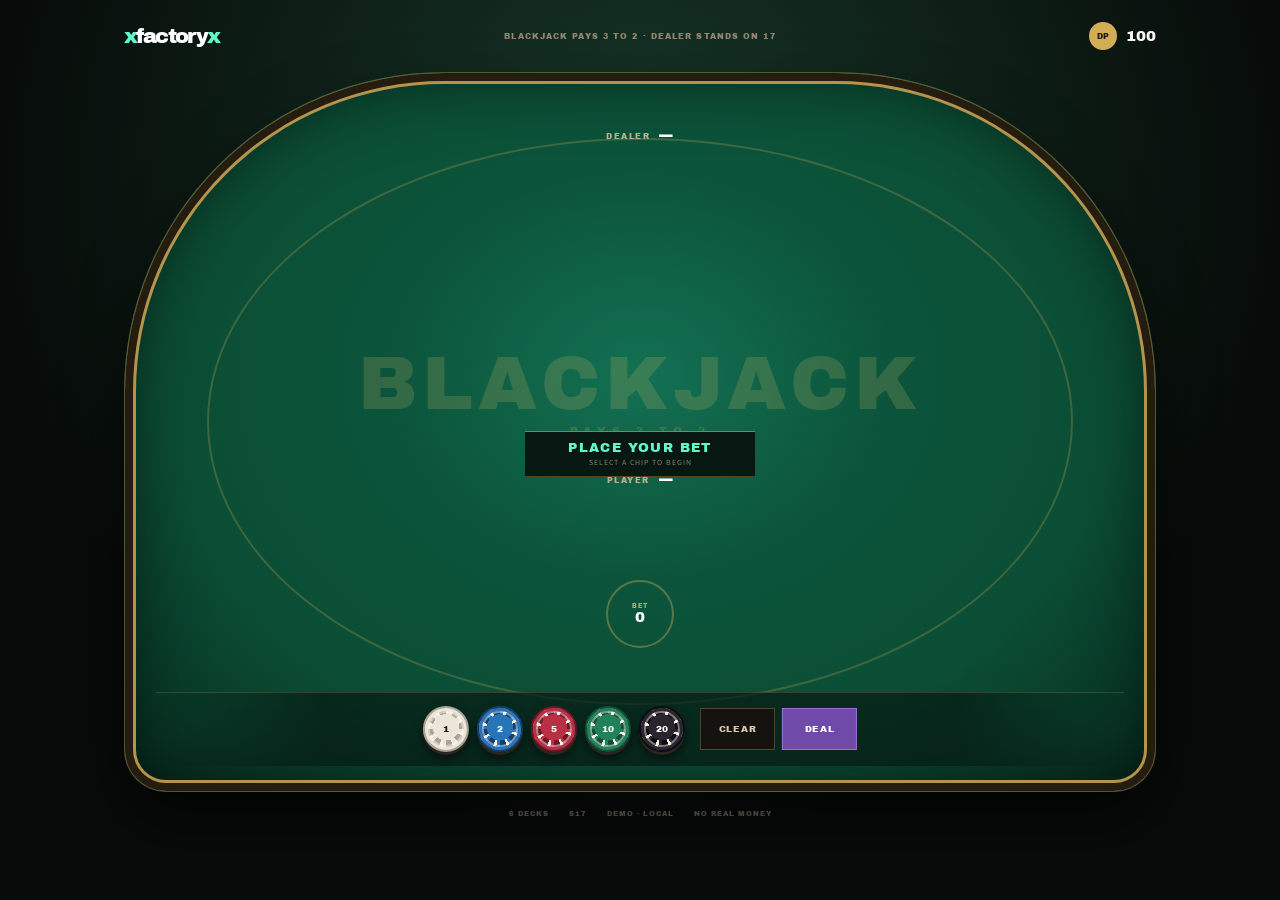
<file: games/blackjack/index.html>
<!doctype html>
<html lang="en">
<head>
  <meta charset="utf-8">
  <meta name="viewport" content="width=device-width,initial-scale=1">
  <meta name="description" content="Play free blackjack online in a fast local demo. Six decks, dealer stands on soft 17, and blackjack pays 3 to 2.">
  <meta name="robots" content="index,follow,max-image-preview:large">
  <meta name="theme-color" content="#071810">
  <link rel="icon" href="/favicon.svg" type="image/svg+xml" sizes="any">
  <link rel="canonical" href="https://xfactoryx.com/games/blackjack/">
  <meta property="og:type" content="website">
  <meta property="og:site_name" content="xfactoryx">
  <meta property="og:title" content="Free Blackjack Demo · xfactoryx">
  <meta property="og:description" content="Play free blackjack online with 100 DP. No real money required.">
  <meta property="og:url" content="https://xfactoryx.com/games/blackjack/">
  <title>Free Blackjack Demo · xfactoryx</title>
  <link rel="preconnect" href="https://fonts.googleapis.com">
  <link rel="preconnect" href="https://fonts.gstatic.com" crossorigin>
  <link href="https://fonts.googleapis.com/css2?family=Archivo+Black&family=Noto+Sans+KR:wght@400;600;700;800&display=swap" rel="stylesheet">
  <link rel="stylesheet" href="blackjack.css?v=2">
</head>
<body>
  <main class="table-shell">
    <header class="topbar">
      <a class="brand" href="../../"><span>x</span>factory<span>x</span></a>
      <div class="rules">BLACKJACK PAYS 3 TO 2 · DEALER STANDS ON 17</div>
      <div class="wallet"><span>DP</span><b id="balance">100</b></div>
    </header>

    <section class="table" aria-label="Blackjack table">
      <div class="table-copy">
        <strong>BLACKJACK</strong>
        <span>PAYS 3 TO 2</span>
      </div>

      <section class="hand dealer-hand" aria-label="Dealer hand">
        <div class="hand-label"><span>DEALER</span><b id="dealerScore">—</b></div>
        <div class="cards" id="dealerCards"></div>
      </section>

      <div class="status" id="status" role="status">
        <strong>PLACE YOUR BET</strong>
        <span>SELECT A CHIP TO BEGIN</span>
      </div>

      <section class="hand player-hand" aria-label="Player hand">
        <div class="hand-label"><span>PLAYER</span><b id="playerScore">—</b></div>
        <div class="cards" id="playerCards"></div>
        <div class="bet-spot" id="betSpot"><span>BET</span><b id="betValue">0</b></div>
      </section>

      <section class="controls">
      <div class="chips" id="chips" aria-label="Bet chips">
        <button data-chip="1">1</button><button data-chip="2">2</button><button data-chip="5">5</button><button data-chip="10">10</button><button data-chip="20">20</button>
      </div>
      <div class="bet-actions" id="betActions">
        <button class="quiet" id="clearBet">CLEAR</button>
        <button class="primary" id="deal">DEAL</button>
      </div>
      <div class="play-actions" id="playActions" hidden>
        <button id="hit">HIT</button><button id="stand">STAND</button><button id="double">DOUBLE</button>
      </div>
      <button class="primary next" id="nextRound" hidden>NEW HAND</button>
      </section>
    </section>

    <footer><span>6 DECKS</span><span>S17</span><span>DEMO · LOCAL</span><span>NO REAL MONEY</span></footer>
  </main>
  <script type="module" src="../../js/analytics.js"></script>
  <script type="module" src="blackjack-game.js?v=2"></script>
</body>
</html>
</file>
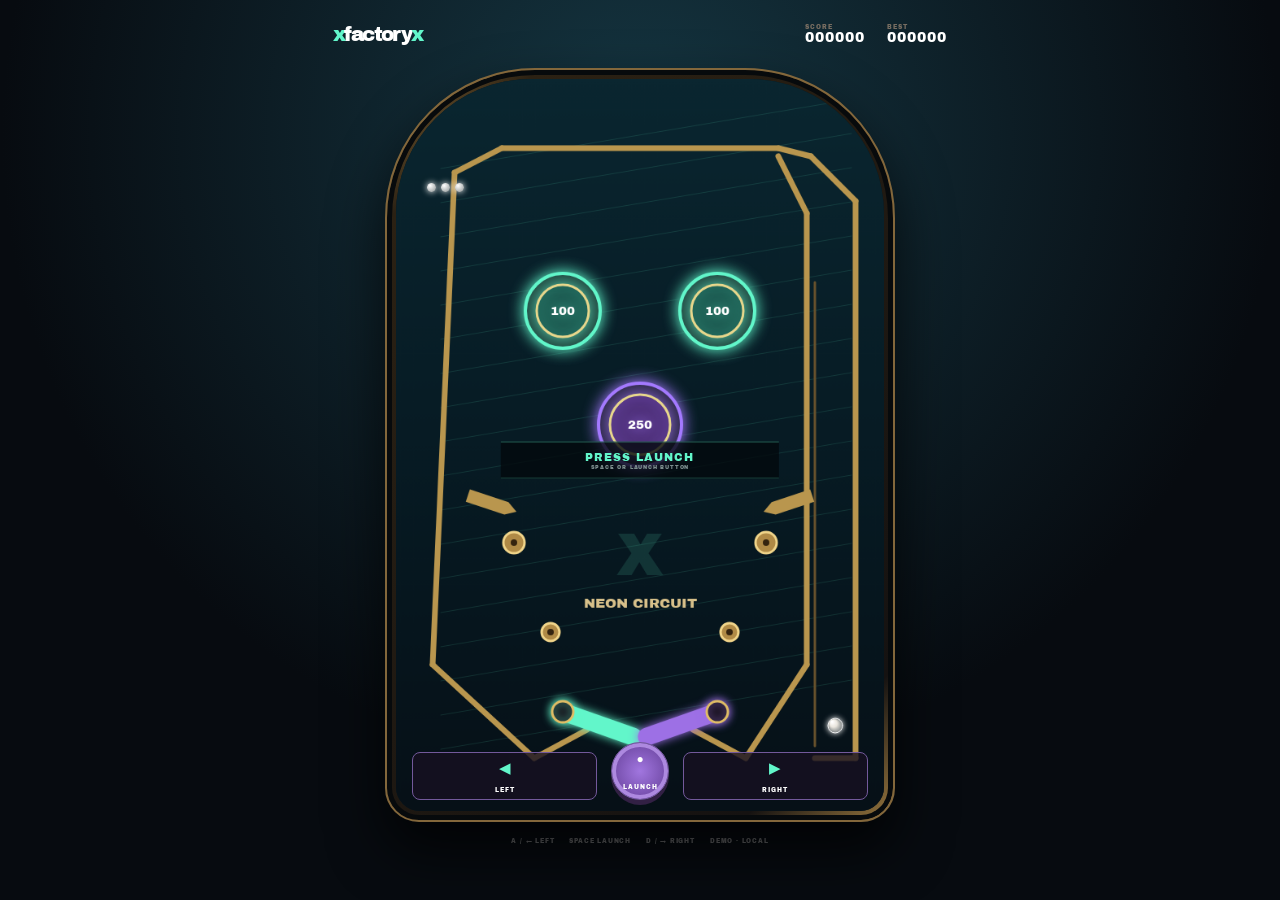
<file: games/pinball/index.html>
<!doctype html>
<html lang="en">
<head>
  <meta charset="UTF-8"><meta name="viewport" content="width=device-width,initial-scale=1">
  <title>Free Pinball Demo · xfactoryx</title>
  <meta name="description" content="Play a free physics pinball demo with three balls, responsive flippers and neon bumpers. No real money required.">
  <meta name="robots" content="index,follow,max-image-preview:large"><meta name="theme-color" content="#07141a">
  <link rel="icon" href="/favicon.svg" type="image/svg+xml" sizes="any"><link rel="canonical" href="https://xfactoryx.com/games/pinball/">
  <meta property="og:type" content="website"><meta property="og:site_name" content="xfactoryx"><meta property="og:title" content="Free Pinball Demo · xfactoryx"><meta property="og:url" content="https://xfactoryx.com/games/pinball/">
  <link href="https://fonts.googleapis.com/css2?family=Archivo+Black&family=Noto+Sans+KR:wght@400;600;700;800&display=swap" rel="stylesheet"><link rel="stylesheet" href="pinball.css?v=1">
</head>
<body>
  <main class="game-shell">
    <header><a class="brand" href="../../"><span>x</span>factory<span>x</span></a><div class="score"><span>SCORE</span><b id="score">000000</b></div><div class="score"><span>BEST</span><b id="best">000000</b></div></header>
    <section class="table-wrap">
      <canvas id="pinball" width="600" height="900" aria-label="Neon pinball table"></canvas>
      <div class="status" id="status"><strong>PRESS LAUNCH</strong><span>3 BALLS · LOCAL DEMO</span></div>
      <div class="balls" id="balls"><i></i><i></i><i></i></div>
      <div class="touch-controls">
        <button id="left" aria-label="Left flipper"><b>◀</b><span>LEFT</span></button>
        <button id="launch" class="launch" aria-label="Launch ball"><b>●</b><span>LAUNCH</span></button>
        <button id="right" aria-label="Right flipper"><b>▶</b><span>RIGHT</span></button>
      </div>
    </section>
    <footer><span>A / ← LEFT</span><span>SPACE LAUNCH</span><span>D / → RIGHT</span><span>DEMO · LOCAL</span></footer>
  </main>
  <script type="module" src="../../js/analytics.js"></script><script type="module" src="pinball-game.js?v=3"></script>
</body>
</html>
</file>
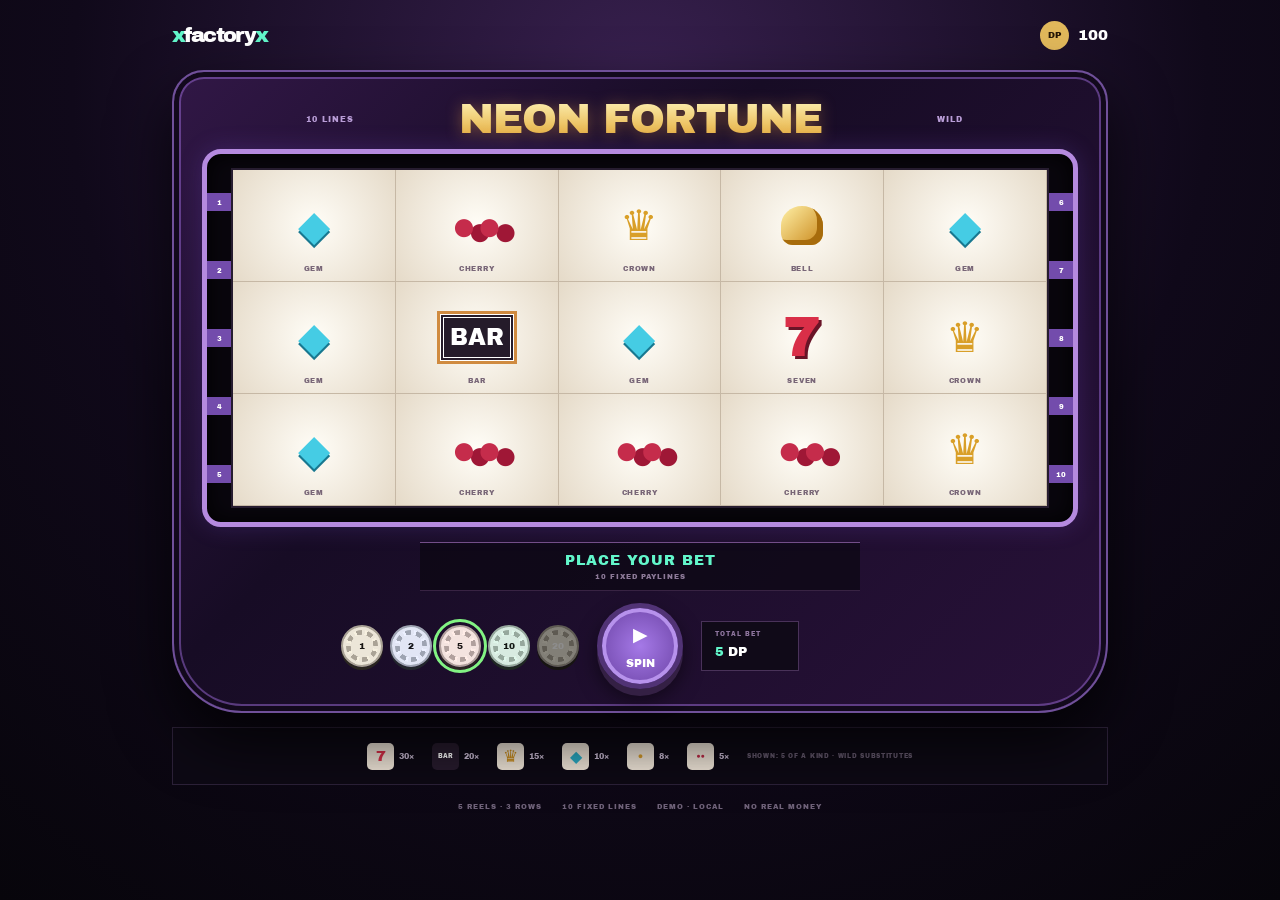
<file: games/slots/index.html>
<!doctype html>
<html lang="en">
<head>
  <meta charset="UTF-8">
  <meta name="viewport" content="width=device-width,initial-scale=1">
  <title>Free Slots Demo · xfactoryx</title>
  <meta name="description" content="Play a free five-reel slots demo with 10 fixed paylines, wild symbols and 100 DP. No real money required.">
  <meta name="robots" content="index,follow,max-image-preview:large">
  <meta name="theme-color" content="#12091d">
  <link rel="icon" href="/favicon.svg" type="image/svg+xml" sizes="any">
  <link rel="canonical" href="https://xfactoryx.com/games/slots/">
  <meta property="og:type" content="website"><meta property="og:site_name" content="xfactoryx">
  <meta property="og:title" content="Free Slots Demo · xfactoryx">
  <meta property="og:description" content="Five reels, 10 fixed paylines and 100 DP. No real money required.">
  <meta property="og:url" content="https://xfactoryx.com/games/slots/">
  <link href="https://fonts.googleapis.com/css2?family=Archivo+Black&family=Noto+Sans+KR:wght@400;600;700;800&display=swap" rel="stylesheet">
  <link rel="stylesheet" href="slots.css?v=1">
</head>
<body>
  <main class="machine">
    <header class="topbar">
      <a class="brand" href="../../"><span>x</span>factory<span>x</span></a>
      <div class="wallet"><span>DP</span><b id="balance">100</b></div>
    </header>

    <section class="cabinet" aria-label="Slots machine">
      <div class="marquee"><small>10 LINES</small><strong>NEON FORTUNE</strong><small>WILD</small></div>
      <div class="screen">
        <div class="line-numbers left"><i>1</i><i>2</i><i>3</i><i>4</i><i>5</i></div>
        <div class="reels" id="reels" aria-label="Five reel slot result"></div>
        <div class="line-numbers right"><i>6</i><i>7</i><i>8</i><i>9</i><i>10</i></div>
      </div>

      <div class="result" id="result" role="status"><strong>PLACE YOUR BET</strong><span>10 FIXED PAYLINES</span></div>
      <div class="controls">
        <div class="bet-select" id="betSelect" aria-label="Total bet">
          <button data-bet="1">1</button><button data-bet="2">2</button><button data-bet="5" class="active">5</button><button data-bet="10">10</button><button data-bet="20">20</button>
        </div>
        <button class="spin" id="spin"><span>▶</span><b>SPIN</b></button>
        <div class="meter"><span>TOTAL BET</span><b><i id="bet">5</i> DP</b></div>
      </div>
    </section>

    <section class="paytable" aria-label="Paytable">
      <div><i class="mini seven">7</i><b>30×</b></div><div><i class="mini bar">BAR</i><b>20×</b></div><div><i class="mini crown">♛</i><b>15×</b></div><div><i class="mini gem">◆</i><b>10×</b></div><div><i class="mini bell">●</i><b>8×</b></div><div><i class="mini cherry">●●</i><b>5×</b></div><small>SHOWN: 5 OF A KIND · WILD SUBSTITUTES</small>
    </section>
    <footer><span>5 REELS · 3 ROWS</span><span>10 FIXED LINES</span><span>DEMO · LOCAL</span><span>NO REAL MONEY</span></footer>
  </main>
  <script type="module" src="../../js/analytics.js"></script>
  <script type="module" src="slots-game.js?v=1"></script>
</body>
</html>
</file>
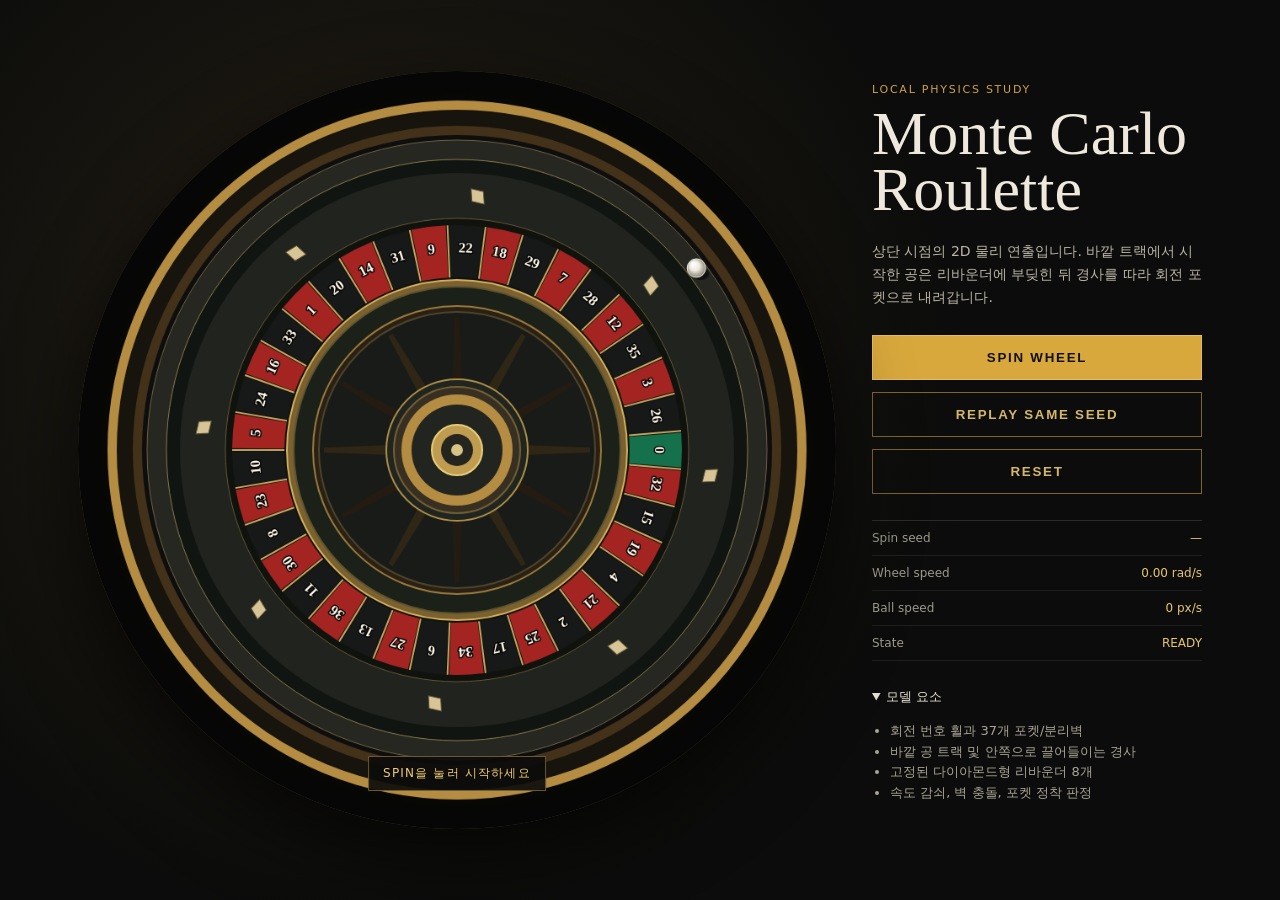
<file: games/roulette/prototype/index.html>
<!doctype html>
<html lang="ko">
<head>
  <meta charset="utf-8" />
  <meta name="viewport" content="width=device-width, initial-scale=1" />
  <title>Monte Carlo Roulette — 2D Physics Prototype</title>
  <link rel="stylesheet" href="style.css" />
</head>
<body>
  <main>
    <section class="stage" aria-label="룰렛 시뮬레이터">
      <canvas id="roulette" width="900" height="900"></canvas>
      <div class="result" id="result">SPIN을 눌러 시작하세요</div>
    </section>
    <aside class="panel">
      <p class="eyebrow">LOCAL PHYSICS STUDY</p>
      <h1>Monte Carlo<br>Roulette</h1>
      <p class="description">상단 시점의 2D 물리 연출입니다. 바깥 트랙에서 시작한 공은 리바운더에 부딪힌 뒤 경사를 따라 회전 포켓으로 내려갑니다.</p>
      <button id="spin">SPIN WHEEL</button>
      <button class="quiet" id="replay">REPLAY SAME SEED</button>
      <button class="quiet" id="reset">RESET</button>
      <dl>
        <div><dt>Spin seed</dt><dd id="seed">—</dd></div>
        <div><dt>Wheel speed</dt><dd id="wheelSpeed">—</dd></div>
        <div><dt>Ball speed</dt><dd id="ballSpeed">—</dd></div>
        <div><dt>State</dt><dd id="state">READY</dd></div>
      </dl>
      <details open>
        <summary>모델 요소</summary>
        <ul>
          <li>회전 번호 휠과 37개 포켓/분리벽</li>
          <li>바깥 공 트랙 및 안쪽으로 끌어들이는 경사</li>
          <li>고정된 다이아몬드형 리바운더 8개</li>
          <li>속도 감쇠, 벽 충돌, 포켓 정착 판정</li>
        </ul>
      </details>
    </aside>
  </main>
  <script type="module" src="roulette-page.js"></script>
</body>
</html>
</file>
<file: games/blackjack/blackjack.css>
:root{--felt:#0b4d35;--felt-dark:#06291d;--gold:#d2ad55;--mint:#62f6ca;--ink:#121014;--cream:#f4efe4;--red:#a62d42}*{box-sizing:border-box}body{margin:0;min-height:100vh;background:radial-gradient(circle at 50% 20%,#173729,#070b09 68%);color:#f6f3ed;font-family:'Noto Sans KR',sans-serif}.table-shell{width:min(100%,1080px);min-height:100vh;margin:auto;padding:0 24px 36px}.topbar{height:72px;display:grid;grid-template-columns:1fr auto 1fr;align-items:center}.brand{justify-self:start;color:#fff;text-decoration:none;font:21px 'Archivo Black';letter-spacing:-1.6px}.brand span{color:var(--mint)}.rules{color:#92866d;font:8px 'Archivo Black';letter-spacing:1.1px}.wallet{justify-self:end;display:flex;align-items:center;gap:9px}.wallet span{width:28px;height:28px;border-radius:50%;display:grid;place-items:center;background:var(--gold);color:#211a0d;font:8px 'Archivo Black'}.wallet b{font:15px 'Archivo Black'}.table{position:relative;height:min(70vw,680px);min-height:540px;overflow:hidden;border:1px solid #a8874166;border-radius:320px 320px 42px 42px;background:radial-gradient(ellipse at 50% 42%,#137052 0,#0b543b 35%,var(--felt) 66%,var(--felt-dark) 100%);box-shadow:inset 0 0 0 8px #251c10,inset 0 0 0 11px #b4934d,inset 0 0 70px #0009,0 30px 60px #0009}.table:before{content:"";position:absolute;inset:9% 8% 12%;border:2px solid #d2ad5540;border-radius:50%}.table-copy{position:absolute;left:50%;top:44%;transform:translate(-50%,-50%);display:grid;text-align:center;color:#d6b96733;pointer-events:none}.table-copy strong{font:clamp(34px,7vw,76px) 'Archivo Black';letter-spacing:5px}.table-copy span{font:11px 'Archivo Black';letter-spacing:6px}.hand{position:absolute;left:50%;transform:translateX(-50%);width:min(90%,720px);text-align:center}.dealer-hand{top:7%}.player-hand{bottom:8%}.hand-label{height:26px;display:flex;justify-content:center;align-items:center;gap:9px;color:#bfae8b;font:8px 'Archivo Black';letter-spacing:1.5px}.hand-label b{color:#fff;font-size:13px}.cards{height:154px;display:flex;justify-content:center;align-items:center;padding-left:38px}.card{position:relative;flex:0 0 94px;width:94px;height:136px;margin-left:-38px;border-radius:8px;background:linear-gradient(145deg,#fff,#e9e3d6);color:var(--ink);box-shadow:0 8px 15px #0008,0 0 0 1px #0002;transform:translateY(0) rotate(var(--tilt,0deg));animation:deal .28s ease-out both}.card.red{color:var(--red)}.card .corner{position:absolute;top:8px;left:9px;display:grid;font:bold 17px Georgia,serif;line-height:15px;text-align:center}.card .suit{display:grid;height:100%;place-items:center;font:50px Georgia,serif}.card.back{background:repeating-linear-gradient(45deg,#3c215d 0 5px,#6c48a4 5px 10px);border:5px solid #ece4d5;box-shadow:inset 0 0 0 2px #62f6ca88,0 8px 15px #0008}.card.back>*{display:none}@keyframes deal{from{opacity:0;transform:translate(120px,-70px) rotate(12deg)}to{opacity:1;transform:translateY(0) rotate(var(--tilt,0deg))}}.status{position:absolute;z-index:3;left:50%;top:53%;transform:translate(-50%,-50%);min-width:230px;padding:9px 22px;display:grid;text-align:center;background:#070b09d9;border-top:1px solid #9b7c3d;border-bottom:1px solid #574521;backdrop-filter:blur(9px)}.status strong{color:var(--mint);font:13px 'Archivo Black';letter-spacing:1.4px}.status.win strong{color:#ffe08c}.status.lose strong{color:#ef7184}.status span{margin-top:2px;color:#877f71;font-size:7px;letter-spacing:1px}.bet-spot{position:absolute;left:50%;bottom:-1px;transform:translateX(-50%);width:68px;height:68px;border:2px solid #d2ad5566;border-radius:50%;display:grid;align-content:center;color:#bda56e}.bet-spot span{font:6px 'Archivo Black';letter-spacing:1px}.bet-spot b{font:15px 'Archivo Black';color:#fff}.bet-spot.active{background:radial-gradient(circle,#5f4190 0 45%,#271c3e 47%);border:4px dashed var(--mint);box-shadow:inset 0 0 0 5px #704da2,0 7px 12px #0009}.controls{min-height:92px;display:flex;align-items:center;justify-content:center;gap:16px}.chips{display:flex;gap:8px}.chips button{width:44px;height:44px;border-radius:50%;border:2px solid #aaa296;background:radial-gradient(circle,#ece5d8 0 42%,transparent 44%),repeating-conic-gradient(#ece5d8 0 12deg,#fff8e8 12deg 22deg,#aaa296 22deg 45deg);box-shadow:inset 0 0 0 4px #ece5d8,0 4px 0 #2c2822;color:#171512;font:9px 'Archivo Black';cursor:pointer}.chips button:nth-child(2){filter:hue-rotate(185deg)}.chips button:nth-child(3){filter:hue-rotate(320deg)}.chips button:nth-child(4){filter:hue-rotate(90deg)}.chips button:nth-child(5){filter:brightness(.55);color:#fff}.bet-actions,.play-actions{display:flex;gap:7px}.controls>button,.bet-actions button,.play-actions button{height:42px;min-width:75px;padding:0 16px;border:1px solid #51472f;background:#15130f;color:#d6c9ac;font:9px 'Archivo Black';letter-spacing:.7px;cursor:pointer}.controls .primary{background:#6f4aa8;border-color:#9a70d5;color:#fff}.controls button:disabled{opacity:.35;cursor:not-allowed}.controls [hidden]{display:none}.next{min-width:130px}footer{display:flex;justify-content:center;gap:20px;color:#6f695e;font:7px 'Archivo Black';letter-spacing:1px}@media(max-width:700px){.table-shell{padding:0 10px 25px}.topbar{height:58px;grid-template-columns:1fr auto}.rules{display:none}.brand{font-size:18px}.table{height:610px;min-height:610px;border-radius:220px 220px 30px 30px}.dealer-hand{top:8%}.player-hand{bottom:9%}.cards{height:142px;padding-left:32px}.card{flex-basis:84px;width:84px;height:122px;margin-left:-32px}.status{top:51%;min-width:205px}.controls{padding:13px 0;min-height:124px;flex-wrap:wrap;gap:11px}.chips{width:100%;justify-content:center}.chips button{width:40px;height:40px}.controls>button,.bet-actions button,.play-actions button{height:40px;min-width:68px;padding:0 13px}footer{gap:10px;font-size:6px}}@media(max-width:390px){.table{height:565px;min-height:565px}.card{flex-basis:76px;width:76px;height:110px}.cards{height:126px}.player-hand{bottom:8%}.table-copy strong{font-size:31px}}
.table{height:min(76vw,720px);min-height:620px}.player-hand{bottom:20%}.controls{position:absolute;z-index:6;left:50%;bottom:3.5%;transform:translateX(-50%);width:94%;min-height:74px;padding:10px;display:flex;flex-wrap:wrap;align-items:center;justify-content:center;gap:15px;border-top:1px solid #d2ad5533;background:linear-gradient(90deg,transparent,#061b14b8 17%,#061b14b8 83%,transparent)}
.chips button{--chip:#ece6d8;--chip-dark:#aaa396;--chip-ink:#171512;filter:none!important;width:46px;height:46px;background:radial-gradient(circle at 50% 46%,var(--chip) 0 42%,transparent 43%),repeating-conic-gradient(from 0deg,var(--chip) 0 12deg,#f6f0df 12deg 22deg,var(--chip-dark) 22deg 45deg);border:2px solid var(--chip-dark);color:var(--chip-ink);text-shadow:none;box-shadow:inset 0 0 0 3px var(--chip),inset 0 0 0 5px #ffffff70,0 3px 0 #29251f,0 6px 10px #0009}.chips button[data-chip="2"]{--chip:#2774b8;--chip-dark:#123f6e;--chip-ink:#fff}.chips button[data-chip="5"]{--chip:#b92f43;--chip-dark:#6f1526;--chip-ink:#fff}.chips button[data-chip="10"]{--chip:#238159;--chip-dark:#105039;--chip-ink:#fff}.chips button[data-chip="20"]{--chip:#29252f;--chip-dark:#0e0c11;--chip-ink:#fff}
footer{padding-top:18px}@media(max-width:700px){.table{height:680px;min-height:680px}.player-hand{bottom:23%}.status{top:48%}.controls{bottom:2%;min-height:112px;padding:9px 6px;gap:9px}.chips{width:100%;justify-content:center}.chips button{width:42px;height:42px}.controls>button,.bet-actions button,.play-actions button{height:38px;min-width:66px;padding:0 12px}}@media(max-width:390px){.table{height:640px;min-height:640px}.player-hand{bottom:24%}.controls{min-height:108px}.chips button{width:39px;height:39px}}
</file>
<file: games/pinball/pinball.css>
:root{--mint:#62f6ca;--violet:#9d70e5;--gold:#d1ad57}*{box-sizing:border-box}body{margin:0;min-height:100vh;background:radial-gradient(circle at 50% 15%,#153642,#070b10 64%);color:#fff;font-family:'Noto Sans KR',sans-serif;user-select:none}.game-shell{width:min(100%,650px);min-height:100vh;margin:auto;padding:0 18px 28px}header{height:68px;display:grid;grid-template-columns:1fr auto auto;align-items:center;gap:22px}.brand{color:#fff;text-decoration:none;font:20px 'Archivo Black';letter-spacing:-1.6px}.brand span{color:var(--mint)}.score{display:grid}.score span{color:#776d61;font:6px 'Archivo Black';letter-spacing:1px}.score b{font:14px 'Archivo Black';letter-spacing:1px}.table-wrap{position:relative;width:min(100%,510px);margin:auto;padding:9px;border:2px solid #83673b;border-radius:150px 150px 34px 34px;background:linear-gradient(135deg,#8c6d39,#2b2113 12%,#151211 88%,#9a783f);box-shadow:inset 0 0 0 5px #070a0c,0 28px 55px #000b}canvas{display:block;width:100%;height:auto;border-radius:135px 135px 24px 24px;background:#071820}.status{position:absolute;z-index:3;left:50%;top:52%;transform:translate(-50%,-50%);width:55%;padding:8px;text-align:center;border-top:1px solid #62f6ca55;border-bottom:1px solid #62f6ca33;background:#03090dcc;pointer-events:none}.status strong,.status span{display:block}.status strong{color:var(--mint);font:11px 'Archivo Black';letter-spacing:1px}.status span{margin-top:2px;color:#7d8e8e;font:5px 'Archivo Black';letter-spacing:.8px}.balls{position:absolute;z-index:4;top:15%;left:8%;display:flex;gap:5px}.balls i{width:9px;height:9px;border-radius:50%;background:radial-gradient(circle at 35% 30%,#fff,#8a9191);box-shadow:0 0 6px #fff}.balls i.used{opacity:.16}.touch-controls{position:absolute;z-index:5;left:5%;right:5%;bottom:2.7%;display:grid;grid-template-columns:1fr auto 1fr;align-items:end;gap:14px}.touch-controls button{height:48px;border:1px solid #73599b;border-radius:8px;background:#171121cc;color:#fff;display:grid;place-items:center;touch-action:none}.touch-controls button b{font:15px 'Archivo Black';color:var(--mint)}.touch-controls button span{font:6px 'Archivo Black';letter-spacing:1px}.touch-controls .launch{width:58px;height:58px;border-radius:50%;background:radial-gradient(circle,#a176df,#5f3a91);box-shadow:inset 0 0 0 4px #ad89df,0 5px 0 #322044}.touch-controls .launch b{color:#fff;font-size:12px}footer{padding:16px 0 0;display:flex;justify-content:center;gap:15px;color:#67686a;font:6px 'Archivo Black';letter-spacing:.8px}@media(max-width:540px){.game-shell{padding:0 5px 18px}header{height:54px;padding:0 8px;gap:12px}.brand{font-size:17px}.score b{font-size:11px}.table-wrap{padding:6px;border-radius:110px 110px 24px 24px}.touch-controls{gap:8px}.touch-controls button{height:44px}.touch-controls .launch{width:52px;height:52px}.status{top:51%;width:61%}footer{gap:7px;font-size:5px}}
</file>
<file: games/slots/slots.css>
:root{--mint:#62f6ca;--violet:#8b5cf6;--gold:#e1b85b;--ink:#0b0710}*{box-sizing:border-box}body{margin:0;min-height:100vh;background:radial-gradient(circle at 50% 10%,#38204f,#10091a 55%,#07050b);color:#fff;font-family:'Noto Sans KR',sans-serif}.machine{width:min(100%,980px);min-height:100vh;margin:auto;padding:0 22px 30px}.topbar{height:70px;display:flex;align-items:center;justify-content:space-between}.brand{color:#fff;text-decoration:none;font:21px 'Archivo Black';letter-spacing:-1.6px}.brand span{color:var(--mint)}.wallet{display:flex;align-items:center;gap:9px}.wallet span{width:29px;height:29px;border-radius:50%;display:grid;place-items:center;background:var(--gold);color:#261807;font:9px 'Archivo Black'}.wallet b{font:15px 'Archivo Black'}.cabinet{position:relative;padding:17px 28px 22px;border:2px solid #70509a;border-radius:32px 32px 70px 70px;background:linear-gradient(135deg,#311746,#170c25 38%,#281139);box-shadow:inset 0 0 0 5px #12091c,inset 0 0 0 7px #a46fe077,0 28px 60px #000b}.marquee{height:60px;display:grid;grid-template-columns:1fr auto 1fr;align-items:center;text-align:center}.marquee strong{font:clamp(23px,4vw,42px) 'Archivo Black';letter-spacing:-1px;background:linear-gradient(#fff6bd,#e2a52f);color:transparent;background-clip:text;filter:drop-shadow(0 2px 8px #ed9d4866)}.marquee small{color:#b99dd7;font:8px 'Archivo Black';letter-spacing:1px}.screen{position:relative;display:flex;align-items:center;padding:14px 24px;border:5px solid #b58adf;border-radius:19px;background:#09060d;box-shadow:inset 0 0 22px #000,0 0 25px #8b5cf633}.reels{width:100%;display:grid;grid-template-columns:repeat(5,1fr);grid-template-rows:repeat(3,112px);grid-auto-flow:column;border:2px solid #261c2f;overflow:hidden;background:#f0e8da}.symbol{position:relative;display:grid;place-items:center;border-right:1px solid #c6b8a5;border-bottom:1px solid #c6b8a5;background:radial-gradient(circle,#fffdf7,#e5dac8);color:#2b1d2d;text-align:center;transition:.18s}.symbol span{font:42px 'Archivo Black';line-height:1}.symbol small{position:absolute;bottom:9px;font:7px 'Archivo Black';letter-spacing:.8px;color:#796778}.symbol.cherry span{color:#c52c4b;text-shadow:16px 5px 0 #9f1736}.symbol.bell span{width:42px;height:39px;border-radius:50% 50% 12px 12px;background:linear-gradient(135deg,#fff0a6,#c9871a);color:transparent;box-shadow:inset -6px -5px 0 #a76c0c}.symbol.gem span{color:#45cce4;text-shadow:0 3px 0 #187890}.symbol.crown span{color:#d99f28}.symbol.bar span{padding:8px 6px;border:4px double #fff;background:#251b2a;color:#fff;font-size:23px;box-shadow:0 0 0 3px #d08b40}.symbol.seven span{color:#d92f48;font-size:57px;text-shadow:3px 3px 0 #691427}.symbol.wild{background:radial-gradient(circle,#543180,#171021);color:#fff}.symbol.wild span{color:var(--mint);font-size:50px;text-shadow:0 0 14px #62f6ca}.symbol.wild small{color:#fff}.symbol.winner{z-index:2;box-shadow:inset 0 0 0 5px var(--mint),inset 0 0 24px #62f6ca99;animation:winner .65s infinite alternate}.spinning .symbol{filter:blur(1.5px);transform:scaleY(.96)}@keyframes winner{to{filter:brightness(1.22)}}.line-numbers{position:absolute;z-index:4;top:14px;bottom:14px;width:24px;display:flex;flex-direction:column;justify-content:space-around}.line-numbers.left{left:0}.line-numbers.right{right:0}.line-numbers i{height:18px;display:grid;place-items:center;background:#734cac;color:#fff;font:7px 'Archivo Black';font-style:normal}.result{width:min(440px,88%);min-height:49px;margin:15px auto 12px;display:grid;place-items:center;padding:7px;border-top:1px solid #734f88;border-bottom:1px solid #382343;background:#0a0710aa}.result strong{color:var(--mint);font:14px 'Archivo Black';letter-spacing:1px}.result span{color:#8c7997;font:7px 'Archivo Black';letter-spacing:1px}.result.win strong{color:#ffe27e}.result.lose strong{color:#e77b91}.result.busy strong{color:#c4a4eb}.controls{display:grid;grid-template-columns:1fr auto 1fr;align-items:center;gap:18px}.bet-select{display:flex;justify-content:flex-end;gap:7px}.bet-select button{width:42px;height:42px;border-radius:50%;border:2px solid #aaa396;background:radial-gradient(circle,#ece6d8 0 42%,transparent 43%),repeating-conic-gradient(#ece6d8 0 12deg,#f6f0df 12deg 22deg,#aaa396 22deg 45deg);color:#171512;font:9px 'Archivo Black';box-shadow:inset 0 0 0 3px #ece6d8,0 3px 0 #29251f;cursor:pointer}.bet-select button:nth-child(2){filter:hue-rotate(185deg)}.bet-select button:nth-child(3){filter:hue-rotate(320deg)}.bet-select button:nth-child(4){filter:hue-rotate(90deg)}.bet-select button:nth-child(5){filter:brightness(.55);color:#fff}.bet-select button.active{outline:3px solid var(--mint);outline-offset:3px}.spin{width:86px;height:86px;border:5px solid #513375;border-radius:50%;display:grid;place-items:center;background:radial-gradient(circle,#a579e7,#6941a2);color:#fff;box-shadow:inset 0 0 0 4px #b792ec,0 7px 0 #342044,0 10px 20px #0008;cursor:pointer}.spin span{font-size:19px;margin-bottom:-17px}.spin b{font:11px 'Archivo Black'}.spin:disabled{filter:grayscale(1);opacity:.45}.meter{justify-self:start;min-width:98px;padding:9px 13px;border:1px solid #493259;background:#100a18}.meter span{display:block;color:#8d749d;font:6px 'Archivo Black';letter-spacing:1px}.meter b{font:13px 'Archivo Black'}.meter i{color:var(--mint);font-style:normal}.paytable{margin-top:14px;min-height:58px;padding:9px 13px;display:flex;align-items:center;justify-content:center;gap:18px;border:1px solid #2c2138;background:#0d0914}.paytable>div{display:flex;align-items:center;gap:5px}.paytable b{font:8px 'Archivo Black';color:#c6b8d0}.mini{width:27px;height:27px;display:grid;place-items:center;border-radius:5px;background:#eee4d7;color:#332239;font:9px 'Archivo Black';font-style:normal}.mini.seven{color:#d92f48;font-size:15px}.mini.bar{background:#271b2d;color:#fff;font-size:6px}.mini.crown{color:#c98c1b;font-size:17px}.mini.gem{color:#2aa9c2;font-size:16px}.mini.bell{color:#d49a29}.mini.cherry{color:#bd2946;font-size:7px}.paytable small{color:#64586c;font:6px 'Archivo Black';letter-spacing:.7px}footer{padding:18px 0 0;display:flex;justify-content:center;gap:20px;color:#6f6279;font:7px 'Archivo Black';letter-spacing:1px}@media(max-width:700px){.machine{padding:0 8px 22px}.topbar{height:58px;padding:0 6px}.brand{font-size:18px}.cabinet{padding:10px 10px 18px;border-radius:24px 24px 38px 38px}.marquee{height:48px}.marquee strong{font-size:23px}.screen{padding:11px 18px;border-width:3px}.reels{grid-template-rows:repeat(3,86px)}.symbol span{font-size:30px}.symbol.seven span{font-size:42px}.symbol.wild span{font-size:37px}.symbol.bar span{font-size:16px}.symbol.bell span{width:32px;height:30px}.symbol small{bottom:5px;font-size:5px}.line-numbers{top:11px;bottom:11px;width:18px}.controls{grid-template-columns:1fr auto;gap:14px}.bet-select{grid-column:1/-1;justify-content:center}.spin{grid-column:2;grid-row:2;width:72px;height:72px}.meter{grid-column:1;grid-row:2;justify-self:end}.paytable{gap:7px;overflow:hidden}.paytable>div{gap:2px}.paytable small{display:none}footer{gap:8px;font-size:5px}}@media(max-width:390px){.reels{grid-template-rows:repeat(3,74px)}.symbol span{font-size:26px}.symbol.seven span{font-size:38px}.bet-select button{width:38px;height:38px}.paytable b{display:none}}
</file>
<file: games/roulette/prototype/style.css>
:root { color-scheme: dark; font-family: Inter, ui-sans-serif, system-ui, sans-serif; background: #0b0c0b; color: #eee9dc; }
* { box-sizing: border-box; }
body { margin: 0; min-height: 100vh; display: grid; place-items: center; background: radial-gradient(circle at 30% 40%, #272015, #0b0c0b 55%); }
main { width: min(1180px, 100%); display: grid; grid-template-columns: minmax(460px, 1fr) 330px; gap: 36px; align-items: center; padding: 28px; }
.stage { position: relative; aspect-ratio: 1; }
canvas { width: 100%; height: auto; display: block; border-radius: 50%; box-shadow: 0 30px 80px #000a, inset 0 0 0 1px #d7af5a55; }
.result { position: absolute; left: 50%; bottom: 5%; transform: translateX(-50%); width: max-content; max-width: 90%; padding: 8px 14px; background: #0b0c0be8; border: 1px solid #d7af5a75; color: #f3cd73; letter-spacing: .1em; font-size: 12px; text-align: center; }
.eyebrow { color: #cda24b; letter-spacing: .16em; font-size: 11px; margin: 0 0 10px; }
h1 { font-family: Georgia, serif; font-size: clamp(40px, 5vw, 62px); line-height: .9; margin: 0 0 22px; font-weight: 500; }
.description { color: #bbb5a7; line-height: 1.65; font-size: 14px; }
button { width: 100%; border: 1px solid #e4bc66; background: #d8a83d; color: #12100b; padding: 14px; margin-top: 12px; font-weight: 800; letter-spacing: .13em; cursor: pointer; }
button:hover { background: #efc666; } button.quiet { background: transparent; color: #d6b869; border-color: #80642e; }
dl { margin: 26px 0; border-top: 1px solid #ffffff20; } dl div { display: flex; justify-content: space-between; padding: 10px 0; border-bottom: 1px solid #ffffff14; font-size: 12px; } dt { color: #9e9a8e; } dd { margin: 0; color: #e8c66d; font-variant-numeric: tabular-nums; }
details { color: #aaa597; font-size: 13px; line-height: 1.6; } summary { color: #e4dfd1; cursor: pointer; } ul { padding-left: 18px; }
@media (max-width: 820px) { main { grid-template-columns: 1fr; padding: 18px; gap: 18px; } .panel { max-width: 620px; } }
</file>
